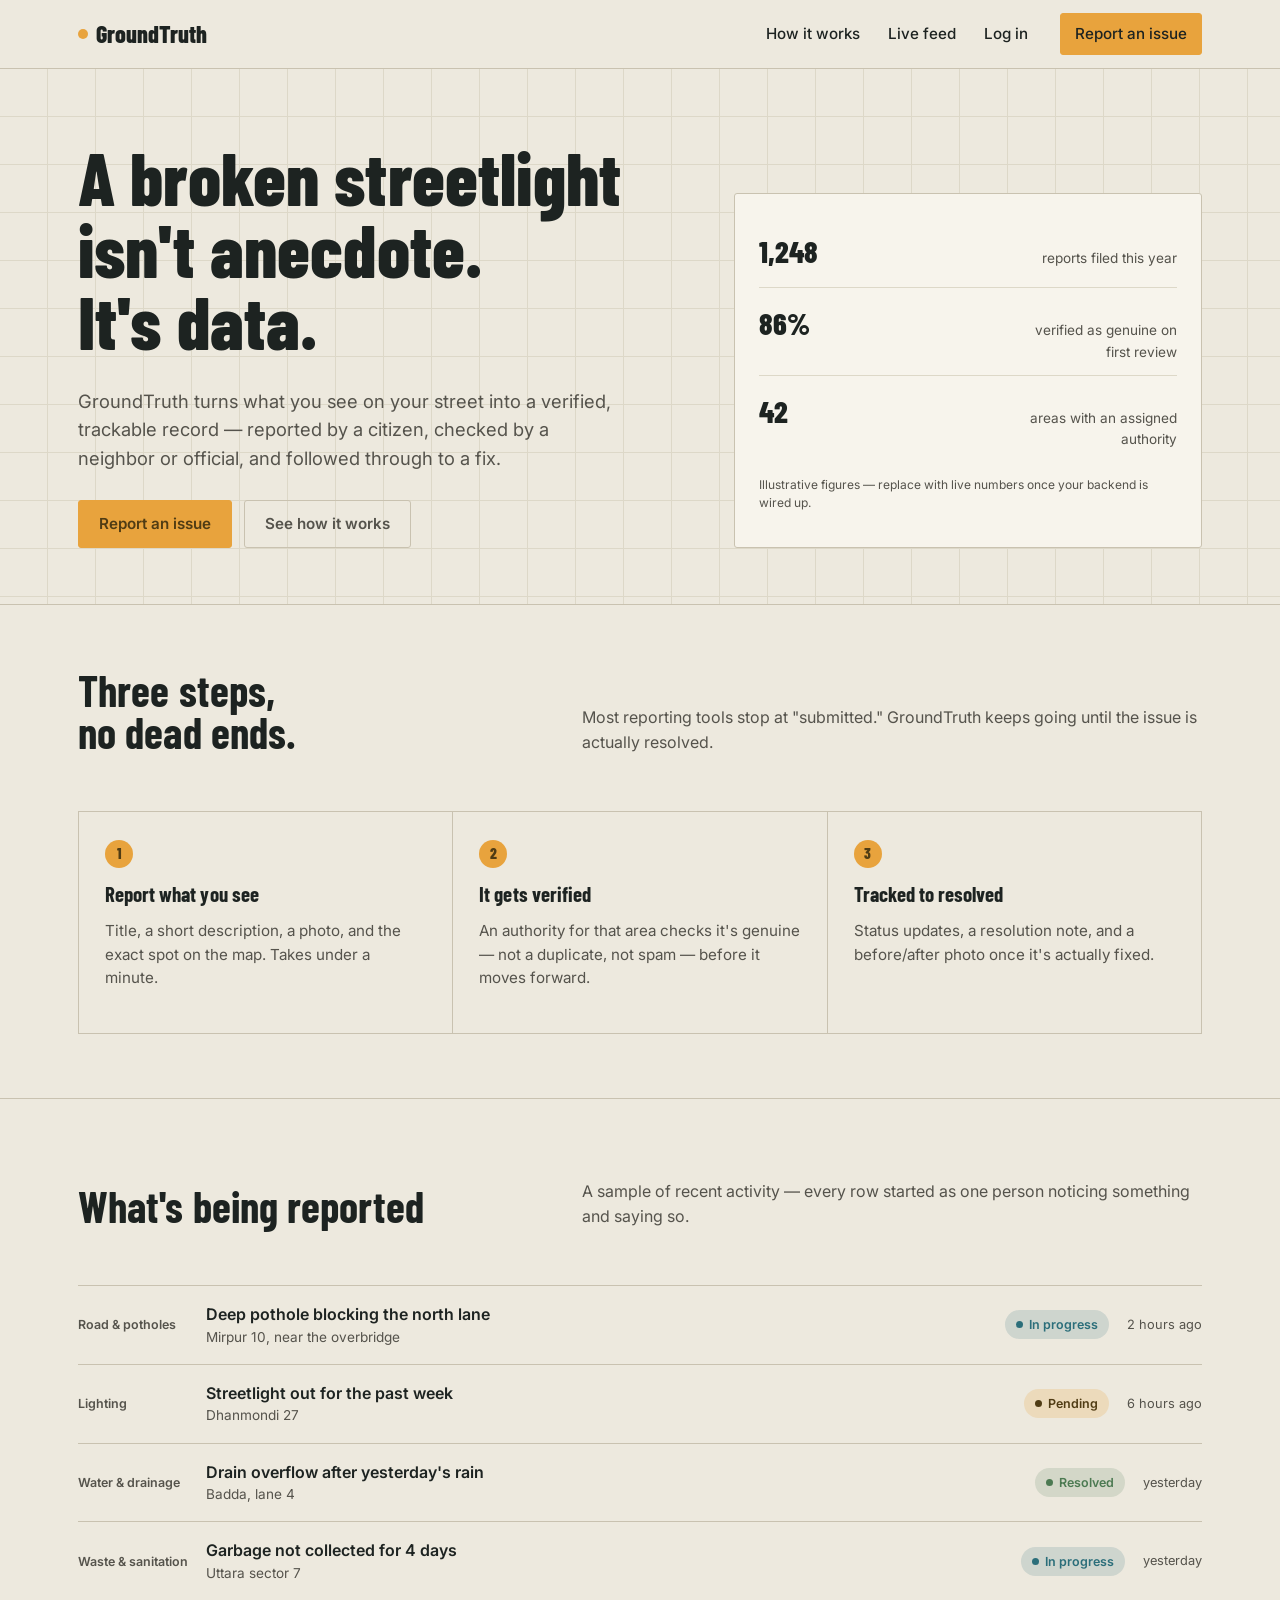
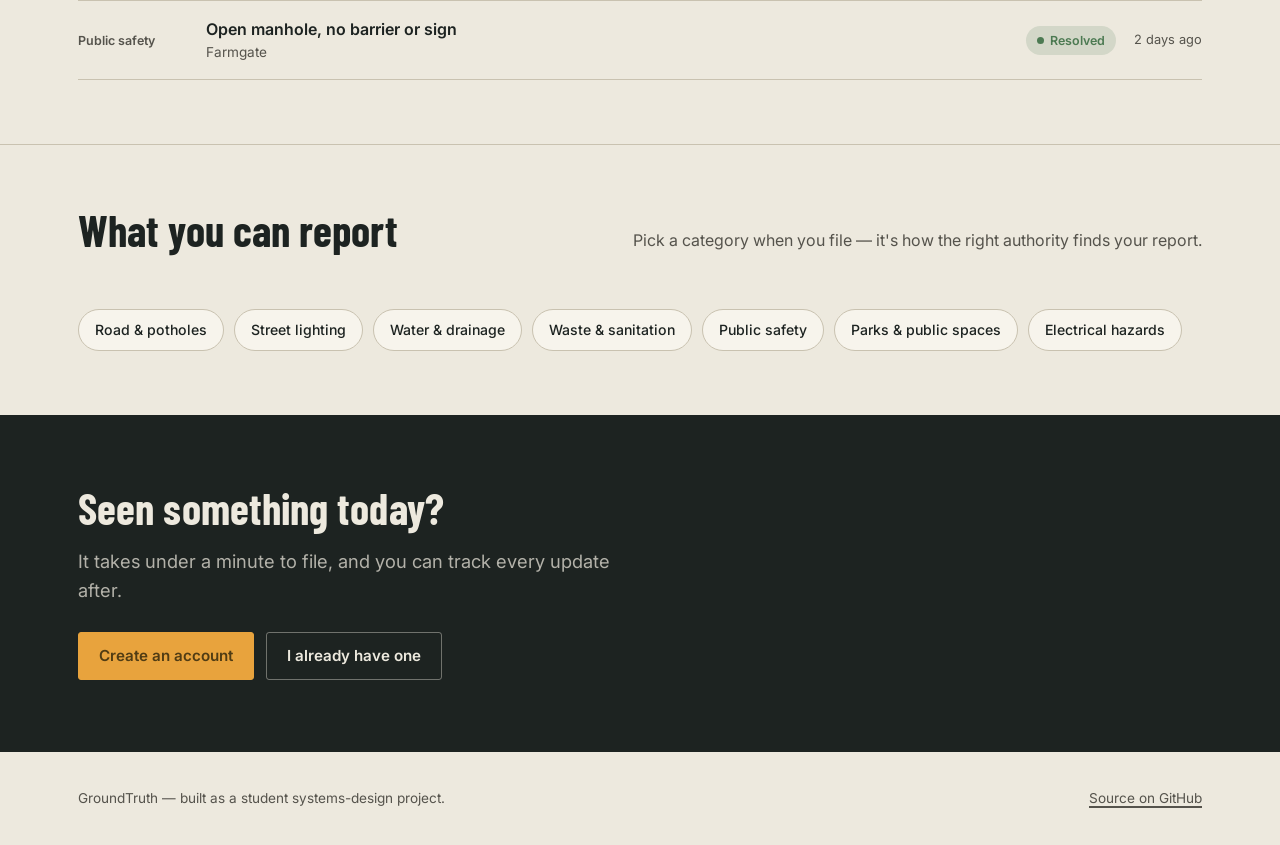
<file: civic_reporter_full/frontend/index.html>
<!doctype html>
<html lang="en">
<head>
<meta charset="utf-8" />
<meta name="viewport" content="width=device-width, initial-scale=1" />
<title>GroundTruth — report it. verify it. fix it.</title>
<meta name="description" content="GroundTruth is where local issues get reported, verified by neighbors and officials, and tracked to a fix — not lost in a comment box." />
<link rel="icon" href="assets/favicon.svg" type="image/svg+xml" />
<link rel="preconnect" href="https://fonts.googleapis.com" />
<link rel="preconnect" href="https://fonts.gstatic.com" crossorigin />
<link href="https://fonts.googleapis.com/css2?family=Barlow+Condensed:wght@600;700;800&family=Inter:wght@400;500;600;700&display=swap" rel="stylesheet" />
<link rel="stylesheet" href="css/style.css" />
</head>
<body>

<nav class="site-nav">
  <div class="wrap">
    <a href="index.html" class="wordmark"><span class="dot"></span>GroundTruth</a>
    <div class="nav-links">
      <a href="#how" class="nav-extra">How it works</a>
      <a href="#feed" class="nav-extra">Live feed</a>
      <a href="login.html">Log in</a>
      <a href="register.html" class="btn btn-primary btn-sm">Report an issue</a>
    </div>
  </div>
</nav>

<header class="hero grid-bg">
  <div class="wrap hero-grid">
    <div>
      <h1>A broken streetlight<br />isn't anecdote.<br />It's data.</h1>
      <p class="lede">GroundTruth turns what you see on your street into a verified, trackable record — reported by a citizen, checked by a neighbor or official, and followed through to a fix.</p>
      <div class="hero-cta">
        <a href="register.html" class="btn btn-primary">Report an issue</a>
        <a href="#how" class="btn btn-ghost">See how it works</a>
      </div>
    </div>

    <div class="stat-panel">
      <div class="stat-row">
        <span class="stat-num">1,248</span>
        <span class="stat-label">reports filed this year</span>
      </div>
      <div class="stat-row">
        <span class="stat-num">86%</span>
        <span class="stat-label">verified as genuine on first review</span>
      </div>
      <div class="stat-row">
        <span class="stat-num">42</span>
        <span class="stat-label">areas with an assigned authority</span>
      </div>
      <p class="stat-footnote">Illustrative figures — replace with live numbers once your backend is wired up.</p>
    </div>
  </div>
</header>

<hr class="hairline" />

<section class="section" id="how">
  <div class="wrap">
    <div class="section-head">
      <h2>Three steps,<br />no dead ends.</h2>
      <p>Most reporting tools stop at "submitted." GroundTruth keeps going until the issue is actually resolved.</p>
    </div>

    <div class="steps">
      <div class="step">
        <span class="step-num">1</span>
        <h3>Report what you see</h3>
        <p>Title, a short description, a photo, and the exact spot on the map. Takes under a minute.</p>
      </div>
      <div class="step">
        <span class="step-num">2</span>
        <h3>It gets verified</h3>
        <p>An authority for that area checks it's genuine — not a duplicate, not spam — before it moves forward.</p>
      </div>
      <div class="step">
        <span class="step-num">3</span>
        <h3>Tracked to resolved</h3>
        <p>Status updates, a resolution note, and a before/after photo once it's actually fixed.</p>
      </div>
    </div>
  </div>
</section>

<hr class="hairline" />

<section class="section" id="feed">
  <div class="wrap">
    <div class="section-head">
      <h2>What's being reported</h2>
      <p>A sample of recent activity — every row started as one person noticing something and saying so.</p>
    </div>

    <div class="feed">
      <div class="feed-row">
        <span class="cat">Road &amp; potholes</span>
        <div>
          <div class="title">Deep pothole blocking the north lane</div>
          <div class="area">Mirpur 10, near the overbridge</div>
        </div>
        <span class="pill pill-progress">In progress</span>
        <span class="time">2 hours ago</span>
      </div>
      <div class="feed-row">
        <span class="cat">Lighting</span>
        <div>
          <div class="title">Streetlight out for the past week</div>
          <div class="area">Dhanmondi 27</div>
        </div>
        <span class="pill pill-pending">Pending</span>
        <span class="time">6 hours ago</span>
      </div>
      <div class="feed-row">
        <span class="cat">Water &amp; drainage</span>
        <div>
          <div class="title">Drain overflow after yesterday's rain</div>
          <div class="area">Badda, lane 4</div>
        </div>
        <span class="pill pill-resolved">Resolved</span>
        <span class="time">yesterday</span>
      </div>
      <div class="feed-row">
        <span class="cat">Waste &amp; sanitation</span>
        <div>
          <div class="title">Garbage not collected for 4 days</div>
          <div class="area">Uttara sector 7</div>
        </div>
        <span class="pill pill-progress">In progress</span>
        <span class="time">yesterday</span>
      </div>
      <div class="feed-row">
        <span class="cat">Public safety</span>
        <div>
          <div class="title">Open manhole, no barrier or sign</div>
          <div class="area">Farmgate</div>
        </div>
        <span class="pill pill-resolved">Resolved</span>
        <span class="time">2 days ago</span>
      </div>
    </div>
  </div>
</section>

<hr class="hairline" />

<section class="section">
  <div class="wrap">
    <div class="section-head">
      <h2>What you can report</h2>
      <p>Pick a category when you file — it's how the right authority finds your report.</p>
    </div>
    <div class="tag-row">
      <span class="tag">Road &amp; potholes</span>
      <span class="tag">Street lighting</span>
      <span class="tag">Water &amp; drainage</span>
      <span class="tag">Waste &amp; sanitation</span>
      <span class="tag">Public safety</span>
      <span class="tag">Parks &amp; public spaces</span>
      <span class="tag">Electrical hazards</span>
    </div>
  </div>
</section>

<section class="cta-band">
  <div class="wrap">
    <h2>Seen something today?</h2>
    <p class="lede">It takes under a minute to file, and you can track every update after.</p>
    <div class="hero-cta">
      <a href="register.html" class="btn btn-primary">Create an account</a>
      <a href="login.html" class="btn btn-ghost">I already have one</a>
    </div>
  </div>
</section>

<footer>
  <div class="wrap footer-row">
    <span>GroundTruth — built as a student systems-design project.</span>
    <span><a href="https://github.com/alirezaarafat/civic_reporter_fixed.git" target="_blank" rel="noopener">Source on GitHub</a></span>
  </div>
</footer>

</body>
</html>
</file>
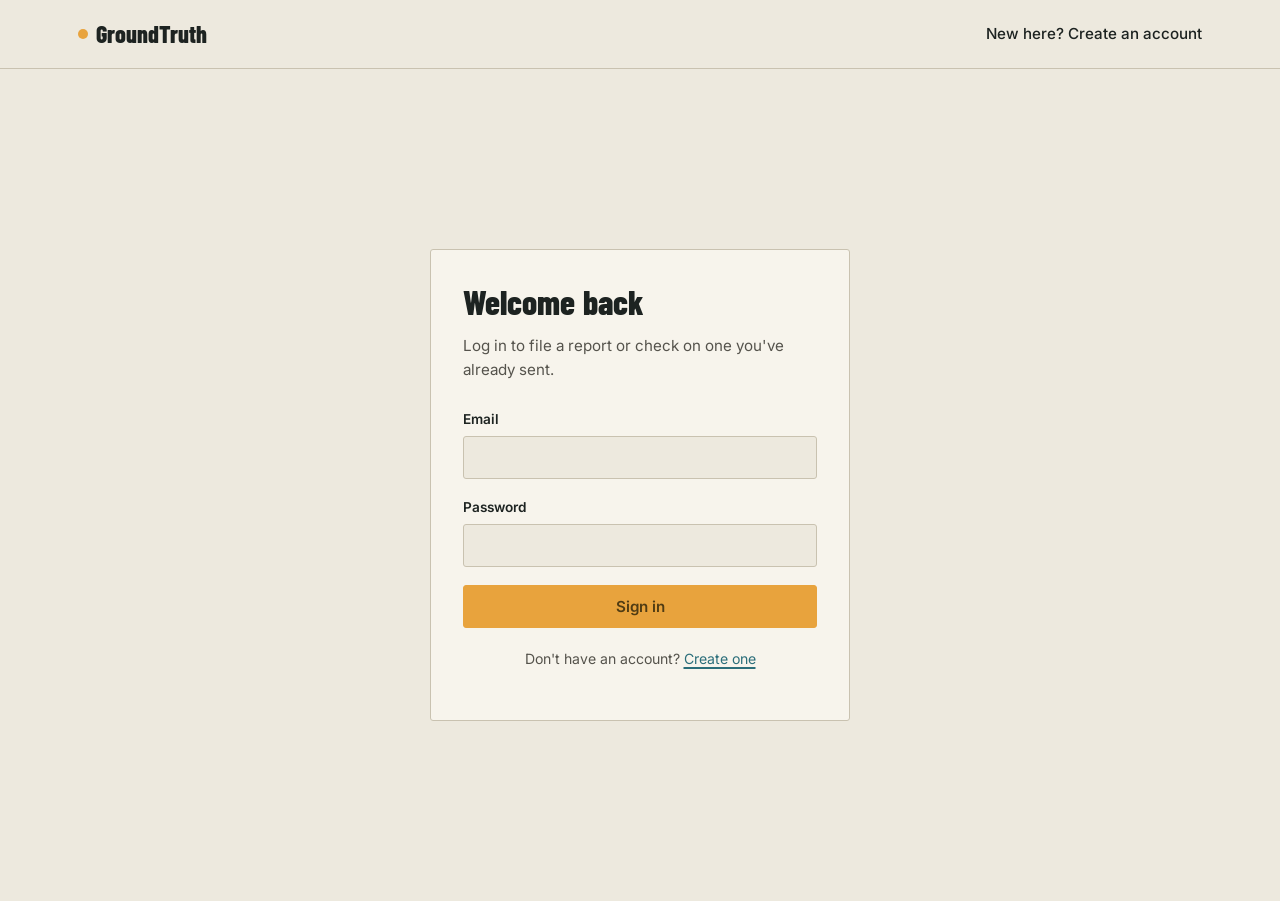
<file: civic_reporter_full/frontend/dashboard.html>
<!doctype html>
<html lang="en">
<head>
<meta charset="utf-8" /><meta name="viewport" content="width=device-width, initial-scale=1" />
<title>Dashboard — GroundTruth</title><link rel="icon" href="assets/favicon.svg" type="image/svg+xml" />
<link rel="preconnect" href="https://fonts.googleapis.com" /><link rel="preconnect" href="https://fonts.gstatic.com" crossorigin />
<link href="https://fonts.googleapis.com/css2?family=Barlow+Condensed:wght@600;700;800&family=Inter:wght@400;500;600;700&display=swap" rel="stylesheet" /><link rel="stylesheet" href="css/style.css" />
</head>
<body id="dash-root">
<nav class="site-nav"><div class="wrap"><a href="index.html" class="wordmark"><span class="dot"></span>GroundTruth</a><div class="nav-links"><a href="index.html">Home</a><button id="logout-btn" class="btn btn-ghost btn-sm">Log out</button></div></div></nav>
<div class="dash-head"><div class="wrap"><div class="dash-greeting"><h1 id="dash-name" style="font-size:2.2rem">Loading…</h1><span id="dash-badge" class="badge" style="display:none">Authority</span></div><p class="lede">Report neighborhood problems and follow their progress.</p></div></div>
<div class="wrap dash-grid">
  <div>
    <div class="panel" style="margin-bottom:24px"><h3>File a report</h3><p class="lede">Share a clear description and the location so the right people can act.</p><div id="report-msg" class="form-msg"></div>
      <form id="report-form" enctype="multipart/form-data">
        <div class="field"><label for="report-title">Issue title</label><input id="report-title" name="title" maxlength="160" required placeholder="e.g. Broken streetlight on Lake Road" /></div>
        <div class="field"><label for="report-description">Description</label><textarea id="report-description" name="description" rows="4" maxlength="5000" required placeholder="What happened, how serious is it, and who is affected?"></textarea></div>
        <div class="field"><label for="report-area">Area</label><select id="report-area" name="area" required><option value="">Loading areas…</option></select></div>
        <div class="field"><label for="report-category">Category</label><select id="report-category" name="category" required><option value="">Loading categories…</option></select></div>
        <div class="field"><label for="report-location">Specific location</label><input id="report-location" name="location" maxlength="255" required placeholder="Street, landmark, or nearby address" /></div>
        <div class="field"><label for="report-photo">Photo (optional)</label><input id="report-photo" name="photo" type="file" accept="image/jpeg,image/png,image/webp" /><small>Use a JPG, PNG, or WebP image. Avoid including people's faces or private information.</small></div>
        <button type="submit" class="btn btn-primary btn-wide">Submit report</button>
      </form>
    </div>
    <div class="panel"><h3>Your reports</h3><p class="lede">Track updates and see community activity.</p><div id="dash-reports"><div class="empty-note">Loading reports…</div></div></div>
    <div class="panel" style="margin-top:24px"><h3>Community reports</h3><p class="lede">See issues reported by other residents and support useful reports.</p><div id="community-reports"><div class="empty-note">Loading community reports…</div></div></div>
  </div>
  <div>
    <div class="panel" style="margin-bottom:24px"><h3>Areas</h3><div id="dash-areas"><div class="empty-note">Loading…</div></div></div>
    <div class="panel"><h3>Categories</h3><div id="dash-categories"><div class="empty-note">Loading…</div></div></div>
  </div>
</div>
<script src="js/api.js"></script><script src="js/main.js"></script>
</body></html>
</file>
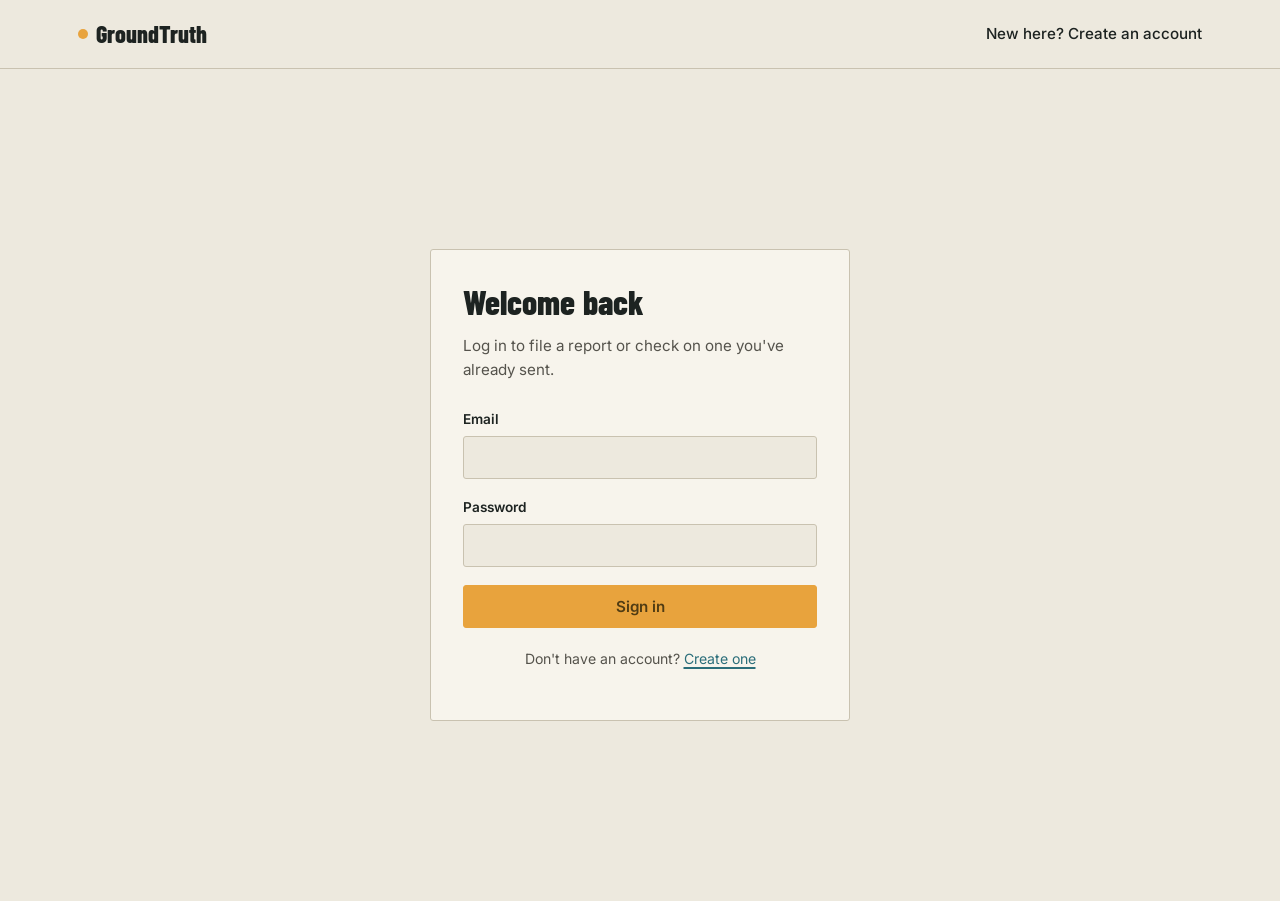
<file: civic_reporter_full/frontend/login.html>
<!doctype html>
<html lang="en">
<head>
<meta charset="utf-8" />
<meta name="viewport" content="width=device-width, initial-scale=1" />
<title>Log in — GroundTruth</title>
<link rel="icon" href="assets/favicon.svg" type="image/svg+xml" />
<link rel="preconnect" href="https://fonts.googleapis.com" />
<link rel="preconnect" href="https://fonts.gstatic.com" crossorigin />
<link href="https://fonts.googleapis.com/css2?family=Barlow+Condensed:wght@600;700;800&family=Inter:wght@400;500;600;700&display=swap" rel="stylesheet" />
<link rel="stylesheet" href="css/style.css" />
</head>
<body>

<nav class="site-nav">
  <div class="wrap">
    <a href="index.html" class="wordmark"><span class="dot"></span>GroundTruth</a>
    <div class="nav-links">
      <a href="register.html">New here? Create an account</a>
    </div>
  </div>
</nav>

<main class="auth-shell">
  <div class="auth-card">
    <h1>Welcome back</h1>
    <p class="lede">Log in to file a report or check on one you've already sent.</p>

    <div id="login-msg" class="form-msg"></div>

    <form id="login-form" novalidate>
      <div class="field">
        <label for="email">Email</label>
        <input id="email" name="email" type="email" autocomplete="email" required />
      </div>
      <div class="field">
        <label for="password">Password</label>
        <input id="password" name="password" type="password" autocomplete="current-password" required />
      </div>
      <button type="submit" class="btn btn-primary btn-wide">Sign in</button>
    </form>

    <p class="auth-switch">Don't have an account? <a href="register.html">Create one</a></p>
  </div>
</main>

<script src="js/api.js"></script>
<script src="js/main.js"></script>
</body>
</html>
</file>
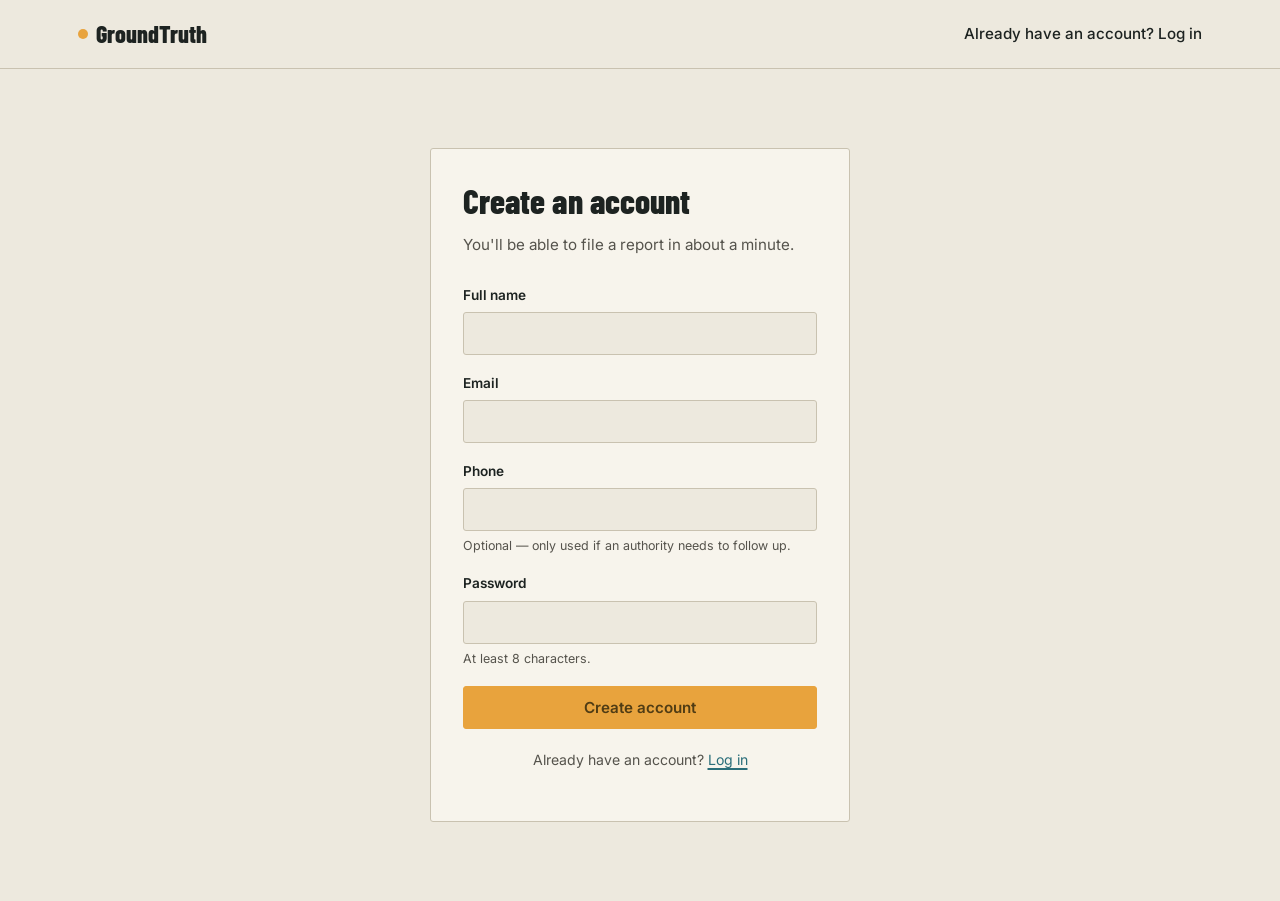
<file: civic_reporter_full/frontend/register.html>
<!doctype html>
<html lang="en">
<head>
<meta charset="utf-8" />
<meta name="viewport" content="width=device-width, initial-scale=1" />
<title>Create an account — GroundTruth</title>
<link rel="icon" href="assets/favicon.svg" type="image/svg+xml" />
<link rel="preconnect" href="https://fonts.googleapis.com" />
<link rel="preconnect" href="https://fonts.gstatic.com" crossorigin />
<link href="https://fonts.googleapis.com/css2?family=Barlow+Condensed:wght@600;700;800&family=Inter:wght@400;500;600;700&display=swap" rel="stylesheet" />
<link rel="stylesheet" href="css/style.css" />
</head>
<body>

<nav class="site-nav">
  <div class="wrap">
    <a href="index.html" class="wordmark"><span class="dot"></span>GroundTruth</a>
    <div class="nav-links">
      <a href="login.html">Already have an account? Log in</a>
    </div>
  </div>
</nav>

<main class="auth-shell">
  <div class="auth-card">
    <h1>Create an account</h1>
    <p class="lede">You'll be able to file a report in about a minute.</p>

    <div id="register-msg" class="form-msg"></div>

    <form id="register-form" novalidate>
      <div class="field">
        <label for="name">Full name</label>
        <input id="name" name="name" type="text" autocomplete="name" required />
      </div>
      <div class="field">
        <label for="email">Email</label>
        <input id="email" name="email" type="email" autocomplete="email" required />
      </div>
      <div class="field">
        <label for="phone">Phone</label>
        <input id="phone" name="phone" type="tel" autocomplete="tel" />
        <small>Optional — only used if an authority needs to follow up.</small>
      </div>
      <div class="field">
        <label for="password">Password</label>
        <input id="password" name="password" type="password" autocomplete="new-password" minlength="8" required />
        <small>At least 8 characters.</small>
      </div>
      <button type="submit" class="btn btn-primary btn-wide">Create account</button>
    </form>

    <p class="auth-switch">Already have an account? <a href="login.html">Log in</a></p>
  </div>
</main>

<script src="js/api.js"></script>
<script src="js/main.js"></script>
</body>
</html>
</file>
<file: civic_reporter_full/frontend/css/style.css>
/* =========================================================
   GroundTruth -- design system
   Civic issue reporting, grounded in municipal/road signage:
   hazard-amber accent, condensed headline type, hairline rules,
   a faint survey-grid backdrop instead of card-grid decoration.
   ========================================================= */

:root {
  --ink: #1D2321;
  --ink-soft: #55534C;
  --paper: #EDE9DE;
  --paper-raised: #F7F4EC;
  --amber: #E8A33D;
  --amber-ink: #503C14;
  --blue: #2B6E7A;
  --green: #4C7A52;
  --red: #B23A2E;
  --line: #C9C2B0;
  --line-soft: #DDD8C8;

  --font-display: "Barlow Condensed", "Arial Narrow", sans-serif;
  --font-body: "Inter", -apple-system, BlinkMacSystemFont, "Segoe UI", sans-serif;

  --maxw: 1180px;
  --radius: 3px;
}

@media (prefers-color-scheme: dark) {
  :root:not([data-theme="light"]) {
    --ink: #EDE9DE;
    --ink-soft: #B9B4A4;
    --paper: #171B19;
    --paper-raised: #1F2422;
    --line: #353B37;
    --line-soft: #2B302D;
    --amber-ink: #2A2010;
  }
}
:root[data-theme="dark"] {
  --ink: #EDE9DE;
  --ink-soft: #B9B4A4;
  --paper: #171B19;
  --paper-raised: #1F2422;
  --line: #353B37;
  --line-soft: #2B302D;
  --amber-ink: #2A2010;
}

* { box-sizing: border-box; }
html { scroll-behavior: smooth; }

body {
  margin: 0;
  background: var(--paper);
  color: var(--ink);
  font-family: var(--font-body);
  font-size: 16px;
  line-height: 1.55;
  -webkit-font-smoothing: antialiased;
}

/* faint survey-grid backdrop */
.grid-bg {
  background-image:
    linear-gradient(var(--line-soft) 1px, transparent 1px),
    linear-gradient(90deg, var(--line-soft) 1px, transparent 1px);
  background-size: 48px 48px;
  background-position: -1px -1px;
}

a { color: var(--blue); text-decoration-thickness: 1.5px; text-underline-offset: 3px; }
a:focus-visible, button:focus-visible, input:focus-visible, textarea:focus-visible, select:focus-visible {
  outline: 2px solid var(--blue);
  outline-offset: 2px;
}

h1, h2, h3, .display {
  font-family: var(--font-display);
  font-weight: 800;
  letter-spacing: 0.002em;
  line-height: 0.98;
  margin: 0 0 0.4em;
  text-wrap: balance;
}

h1 { font-size: clamp(2.6rem, 6vw, 4.6rem); }
h2 { font-size: clamp(1.9rem, 3.4vw, 2.7rem); font-weight: 700; }
h3 { font-size: 1.3rem; font-weight: 700; }

p { max-width: 62ch; color: var(--ink-soft); }
.lede { font-size: 1.15rem; max-width: 46ch; }

.wrap {
  max-width: var(--maxw);
  margin: 0 auto;
  padding: 0 28px;
}

.hairline { border: none; border-top: 1px solid var(--line); margin: 0; }

/* ---------- nav ---------- */
.site-nav {
  position: sticky; top: 0; z-index: 20;
  background: color-mix(in srgb, var(--paper) 92%, transparent);
  backdrop-filter: blur(6px);
  border-bottom: 1px solid var(--line);
}
.site-nav .wrap {
  display: flex; align-items: center; justify-content: space-between;
  gap: 16px;
  height: 68px;
}
.wordmark {
  font-family: var(--font-display);
  font-weight: 800; font-size: 1.5rem;
  color: var(--ink); text-decoration: none;
  display: flex; align-items: center; gap: 8px;
}
.wordmark .dot { width: 10px; height: 10px; background: var(--amber); border-radius: 50%; display: inline-block; }
.nav-links { display: flex; align-items: center; gap: 28px; }
.nav-links a { color: var(--ink); text-decoration: none; font-weight: 500; font-size: 0.95rem; white-space: nowrap; }
.nav-links a:hover { color: var(--blue); }
.nav-links .btn { margin-left: 4px; }

/* ---------- buttons ---------- */
.btn {
  display: inline-flex; align-items: center; justify-content: center;
  gap: 8px;
  white-space: nowrap;
  padding: 11px 20px;
  font-family: var(--font-body); font-weight: 600; font-size: 0.95rem;
  border-radius: var(--radius);
  border: 1.5px solid var(--ink);
  background: transparent; color: var(--ink);
  text-decoration: none;
  cursor: pointer;
  transition: transform 0.12s ease, background 0.12s ease, color 0.12s ease;
}
.btn:hover { transform: translateY(-1px); }
.btn-primary { background: var(--amber); border-color: var(--amber); color: var(--amber-ink); }
.btn-primary:hover { background: color-mix(in srgb, var(--amber) 88%, black); }
.btn-ghost { border-color: var(--line); color: var(--ink-soft); }
.btn-wide { width: 100%; }
.btn-sm { padding: 8px 14px; font-size: 0.85rem; }

/* ---------- hero ---------- */
.hero { padding: 72px 0 56px; }
.hero-grid {
  display: grid;
  grid-template-columns: 1.3fr 1fr;
  gap: 48px;
  align-items: end;
}
.hero-cta { display: flex; gap: 12px; margin-top: 28px; flex-wrap: wrap; }

.stat-panel {
  border: 1px solid var(--line);
  background: var(--paper-raised);
  border-radius: var(--radius);
  padding: 22px 24px;
}
.stat-row {
  display: flex; justify-content: space-between; align-items: baseline;
  padding: 12px 0;
}
.stat-row + .stat-row { border-top: 1px solid var(--line-soft); }
.stat-num { font-family: var(--font-display); font-weight: 800; font-size: 1.9rem; }
.stat-label { font-size: 0.85rem; color: var(--ink-soft); max-width: 18ch; text-align: right; }
.stat-footnote { font-size: 0.75rem; color: var(--ink-soft); margin-top: 14px; }

/* ---------- section scaffolding ---------- */
.section { padding: 64px 0; }
.section-head {
  display: flex; justify-content: space-between; align-items: flex-end;
  gap: 24px; margin-bottom: 40px; flex-wrap: wrap;
}

/* ---------- how it works ---------- */
.steps {
  display: grid;
  grid-template-columns: repeat(3, 1fr);
  gap: 0;
  border-top: 1px solid var(--line);
  border-left: 1px solid var(--line);
}
.step {
  padding: 28px 26px;
  border-right: 1px solid var(--line);
  border-bottom: 1px solid var(--line);
  position: relative;
}
.step-num {
  font-family: var(--font-display);
  font-size: 0.95rem; font-weight: 800;
  color: var(--amber-ink);
  background: var(--amber);
  display: inline-flex; align-items: center; justify-content: center;
  width: 28px; height: 28px; border-radius: 50%;
  margin-bottom: 16px;
}
.step h3 { margin-bottom: 8px; }
.step p { font-size: 0.95rem; }

/* ---------- live feed (log style, not cards) ---------- */
.feed { border-top: 1px solid var(--line); }
.feed-row {
  display: grid;
  grid-template-columns: 110px 1fr auto auto;
  gap: 18px;
  align-items: center;
  padding: 16px 0;
  border-bottom: 1px solid var(--line);
}
.feed-row .cat {
  font-size: 0.78rem; font-weight: 600; color: var(--ink-soft);
}
.feed-row .title { font-weight: 600; }
.feed-row .area { font-size: 0.85rem; color: var(--ink-soft); }
.feed-row .time { font-size: 0.8rem; color: var(--ink-soft); white-space: nowrap; }

.pill {
  display: inline-flex; align-items: center; gap: 6px;
  font-size: 0.78rem; font-weight: 600;
  padding: 5px 11px; border-radius: 99px;
  white-space: nowrap;
}
.pill::before { content: ""; width: 7px; height: 7px; border-radius: 50%; background: currentColor; }
.pill-pending { background: color-mix(in srgb, var(--amber) 22%, var(--paper)); color: var(--amber-ink); }
.pill-progress { background: color-mix(in srgb, var(--blue) 16%, var(--paper)); color: var(--blue); }
.pill-resolved { background: color-mix(in srgb, var(--green) 16%, var(--paper)); color: var(--green); }

/* ---------- categories ---------- */
.tag-row { display: flex; flex-wrap: wrap; gap: 10px; }
.tag {
  border: 1px solid var(--line);
  padding: 9px 16px;
  border-radius: 99px;
  font-size: 0.88rem; font-weight: 500;
  background: var(--paper-raised);
}

/* ---------- cta band ---------- */
.cta-band {
  background: var(--ink);
  color: var(--paper);
  padding: 72px 0;
}
.cta-band h2 { color: var(--paper); }
.cta-band p { color: color-mix(in srgb, var(--paper) 72%, transparent); }
.cta-band .btn-ghost { border-color: color-mix(in srgb, var(--paper) 40%, transparent); color: var(--paper); }
.cta-band .btn-ghost:hover { border-color: var(--paper); }

/* ---------- footer ---------- */
footer { padding: 36px 0; }
.footer-row {
  display: flex; justify-content: space-between; align-items: center;
  flex-wrap: wrap; gap: 12px;
  font-size: 0.85rem; color: var(--ink-soft);
}
.footer-row a { color: var(--ink-soft); }

/* ---------- auth pages ---------- */
.auth-shell {
  min-height: calc(100vh - 68px);
  display: flex; align-items: center; justify-content: center;
  padding: 48px 24px;
}
.auth-card {
  width: 100%; max-width: 420px;
  border: 1px solid var(--line);
  background: var(--paper-raised);
  border-radius: var(--radius);
  padding: 36px 32px;
}
.auth-card h1 { font-size: 2.1rem; margin-bottom: 6px; }
.auth-card .lede { font-size: 0.95rem; margin-bottom: 28px; }

.field { margin-bottom: 18px; }
.field label {
  display: block; font-size: 0.85rem; font-weight: 600;
  margin-bottom: 6px;
}
.field input, .field select, .field textarea {
  width: 100%;
  padding: 11px 13px;
  font-family: var(--font-body); font-size: 0.95rem;
  border: 1.5px solid var(--line);
  border-radius: var(--radius);
  background: var(--paper);
  color: var(--ink);
}
.field textarea { resize: vertical; min-height: 110px; }
.field small { display: block; color: var(--ink-soft); font-size: 0.78rem; margin-top: 5px; }

.form-msg {
  display: none;
  padding: 11px 14px;
  border-radius: var(--radius);
  font-size: 0.87rem;
  margin-bottom: 18px;
}
.form-msg.show { display: block; }
.form-msg.err { background: color-mix(in srgb, var(--red) 14%, var(--paper)); color: var(--red); }
.form-msg.ok { background: color-mix(in srgb, var(--green) 16%, var(--paper)); color: var(--green); }

.auth-switch { margin-top: 20px; font-size: 0.88rem; color: var(--ink-soft); text-align: center; }

/* ---------- dashboard ---------- */
.dash-head {
  padding: 40px 0 24px;
  border-bottom: 1px solid var(--line);
}
.dash-greeting { display: flex; align-items: center; gap: 12px; flex-wrap: wrap; }
.badge {
  font-size: 0.72rem; font-weight: 700;
  padding: 4px 10px; border-radius: 99px;
  background: var(--amber); color: var(--amber-ink);
}
.dash-grid {
  display: grid;
  grid-template-columns: 2fr 1fr;
  gap: 40px;
  padding: 40px 0;
}
.panel {
  border: 1px solid var(--line);
  background: var(--paper-raised);
  border-radius: var(--radius);
  padding: 24px;
}
.panel h3 { margin-bottom: 4px; }
.panel .lede { font-size: 0.85rem; margin-bottom: 18px; }
.list-item {
  display: flex; justify-content: space-between; align-items: center;
  padding: 10px 0; border-bottom: 1px solid var(--line-soft);
  font-size: 0.9rem;
}
.list-item:last-child { border-bottom: none; }
.empty-note {
  font-size: 0.88rem; color: var(--ink-soft);
  border: 1px dashed var(--line); border-radius: var(--radius);
  padding: 18px; text-align: center;
}

/* ---------- responsive ---------- */
@media (max-width: 860px) {
  .hero-grid { grid-template-columns: 1fr; }
  .steps { grid-template-columns: 1fr; }
  .feed-row { grid-template-columns: 1fr; gap: 6px; }
  .feed-row .time { order: -1; }
  .dash-grid { grid-template-columns: 1fr; }
  .nav-links { gap: 10px; }
  .nav-extra { display: none; }
  .wordmark { font-size: 1.15rem; }
  .btn-sm { padding: 8px 12px; font-size: 0.82rem; }
}

@media (prefers-reduced-motion: reduce) {
  html { scroll-behavior: auto; }
  .btn { transition: none; }
}

/* Report form and live dashboard additions */
.field textarea, .field select, .comment-form input {
  width: 100%; border: 1px solid var(--line); border-radius: 8px; padding: 12px 14px;
  color: var(--ink); background: var(--paper); font: inherit; outline-offset: 2px;
}
.field textarea { resize: vertical; min-height: 110px; }
.field input[type="file"] { width: 100%; padding: 10px 0; color: var(--ink-soft); }
.report-item { display: block; padding: 16px 0; border-bottom: 1px solid var(--line); }
.report-item:last-child { border-bottom: 0; }
.report-item p { margin: 9px 0; overflow-wrap: anywhere; }
.report-item small, .report-meta { color: var(--ink-soft); }
.report-item-head { display: flex; justify-content: space-between; align-items: start; gap: 12px; }
.report-item .badge { white-space: nowrap; text-transform: capitalize; }
.comment-list { margin: 12px 0; padding-left: 12px; border-left: 2px solid var(--line); }
.comment-form { display: flex; gap: 8px; margin-top: 12px; }
.comment-form input { min-width: 0; flex: 1; }
.report-item details { margin-top: 12px; }
.report-item summary { cursor: pointer; color: var(--ink-soft); }
@media (max-width: 520px) { .comment-form { flex-direction: column; } .report-item-head { flex-direction: column; } }
</file>
